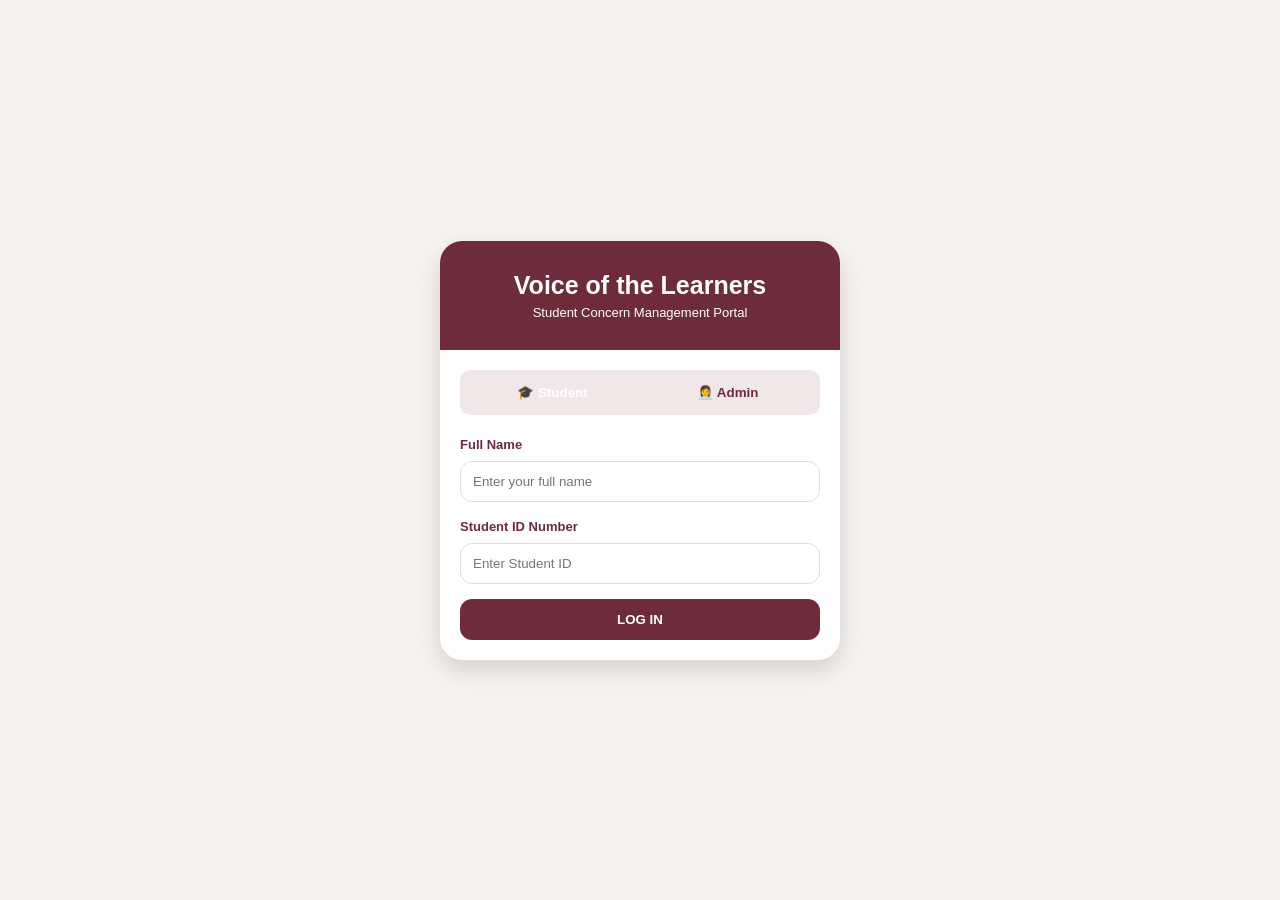
<file: index.html>
<!DOCTYPE html>
<html lang="en">
<head>
<meta charset="UTF-8">
<meta name="viewport" content="width=device-width, initial-scale=1.0">
<title>Voice of the Learners</title>

<style>
*{margin:0;padding:0;box-sizing:border-box;font-family:Segoe UI,sans-serif;}
body{
background:#F7F3F1;
display:flex;
justify-content:center;
align-items:center;
height:100vh;
padding:20px;
}
.card{
width:100%;
max-width:400px;
background:white;
border-radius:22px;
overflow:hidden;
box-shadow:0 10px 25px rgba(0,0,0,.15);
}
.header{
background:#6E2C3A;
color:white;
padding:30px 20px;
text-align:center;
}
.header h1{font-size:25px;}
.header p{font-size:13px;margin-top:5px;}
.switch{
display:flex;
margin:20px;
background:#F1E6E8;
border-radius:10px;
padding:5px;
}
.switch button{
flex:1;
border:none;
background:none;
padding:10px;
border-radius:8px;
font-weight:bold;
color:#6E2C3A;
}
.active{background:#6E2C3A;color:white!important;}
.form{padding:0 20px 20px;}
label{font-size:13px;color:#6E2C3A;font-weight:bold;}
input{
width:100%;
padding:12px;
margin:8px 0 15px;
border:1px solid #ddd;
border-radius:12px;
}
.login{
width:100%;
padding:13px;
background:#6E2C3A;
color:white;
border:none;
border-radius:12px;
font-weight:bold;
}
#adminForm{display:none;}
</style>
</head>

<body>

<div class="card">

<div class="header">
<h1>Voice of the Learners</h1>
<p>Student Concern Management Portal</p>
</div>

<div class="switch">
<button id="studentBtn" class="active" onclick="student()">🎓 Student</button>
<button id="adminBtn" onclick="admin()">👩‍💼 Admin</button>
</div>

<div class="form">

<div id="studentForm">
<label>Full Name</label>
<input id="name" placeholder="Enter your full name">

<label>Student ID Number</label>
<input id="id" placeholder="Enter Student ID">
</div>

<div id="adminForm">
<label>Username</label>
<input id="user" placeholder="Username">

<label>Password</label>
<input id="pass" type="password" placeholder="Password">
</div>

<button class="login" onclick="login()">LOG IN</button>

</div>

</div>

<script>
const students = [
  { name: "Juan Dela Cruz", id: "2026-0001" },
  { name: "Maria Santos", id: "2026-0002" }
];

const studentForm = document.getElementById("studentForm");
const adminForm = document.getElementById("adminForm");
const studentBtn = document.getElementById("studentBtn");
const adminBtn = document.getElementById("adminBtn");

function student() {
  studentForm.style.display = "block";
  adminForm.style.display = "none";
  studentBtn.classList.add("active");
  adminBtn.classList.remove("active");
}

function admin() {
  studentForm.style.display = "none";
  adminForm.style.display = "block";
  adminBtn.classList.add("active");
  studentBtn.classList.remove("active");
}

function login() {
  if (studentForm.style.display !== "none") {
    const nameInput = document.getElementById("name").value.trim();
    const idInput = document.getElementById("id").value.trim();

    const account = students.find(s =>
      s.name.toLowerCase() === nameInput.toLowerCase() &&
      s.id === idInput
    );

    if (account) {
      localStorage.setItem("studentName", account.name);
      localStorage.setItem("studentID", account.id);
      window.location.href = "student.html";
    } else {
      alert("Invalid student name or student ID.");
    }

  } else {
    const user = document.getElementById("user").value.trim();
    const pass = document.getElementById("pass").value.trim();

    if (user === "principal" && pass === "admin123") {
      window.location.href = "admin.html";
    } else {
      alert("Wrong admin username or password.");
    }
  }
}

student();
</script>

</body>
</html>
</file>
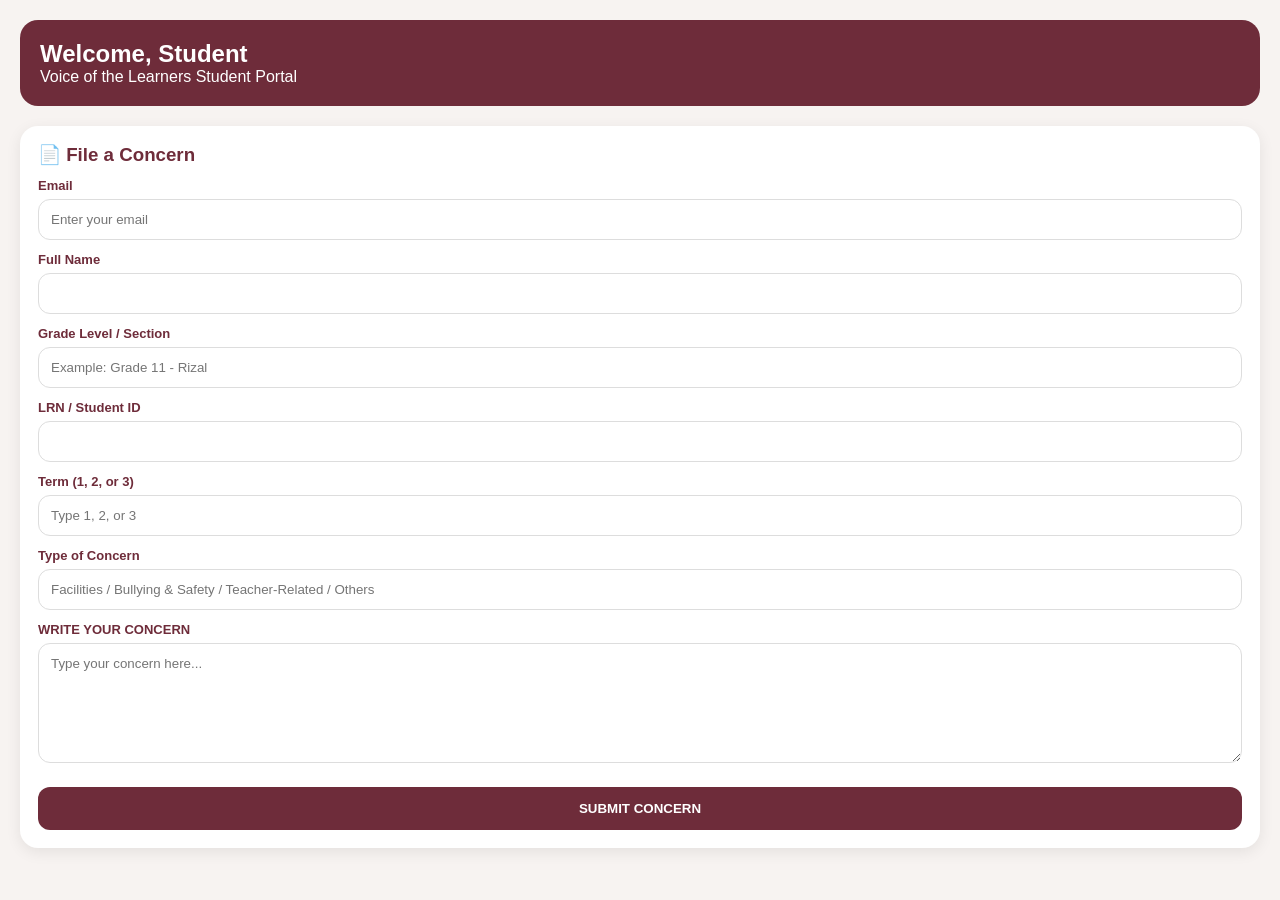
<file: student.html>
<!DOCTYPE html>
<html lang="en">
<head>
<meta charset="UTF-8">
<meta name="viewport" content="width=device-width, initial-scale=1.0">
<title>Student Dashboard</title>

<style>
*{margin:0;padding:0;box-sizing:border-box;font-family:Segoe UI,sans-serif;}
body{background:#F7F3F1;padding:20px;}
.top{
background:#6E2C3A;
color:white;
padding:20px;
border-radius:18px;
margin-bottom:20px;
}
.card{
background:white;
padding:18px;
border-radius:18px;
box-shadow:0 4px 15px rgba(0,0,0,.08);
}
label{
display:block;
margin-top:12px;
font-weight:bold;
color:#6E2C3A;
font-size:13px;
}
input,textarea{
width:100%;
padding:12px;
margin-top:6px;
border:1px solid #ddd;
border-radius:12px;
}
textarea{height:120px;}
button{
margin-top:20px;
width:100%;
padding:14px;
background:#6E2C3A;
color:white;
border:none;
border-radius:12px;
font-weight:bold;
}
</style>
</head>

<body>

<div class="top">
<h2>Welcome, <span id="student"></span></h2>
<p>Voice of the Learners Student Portal</p>
</div>

<div class="card">

<h3 style="color:#6E2C3A;">📄 File a Concern</h3>

<label>Email</label>
<input type="email" placeholder="Enter your email">

<label>Full Name</label>
<input id="fullname">

<label>Grade Level / Section</label>
<input placeholder="Example: Grade 11 - Rizal">

<label>LRN / Student ID</label>
<input id="lrn">

<label>Term (1, 2, or 3)</label>
<input placeholder="Type 1, 2, or 3">

<label>Type of Concern</label>
<input placeholder="Facilities / Bullying & Safety / Teacher-Related / Others">

<label>WRITE YOUR CONCERN</label>
<textarea placeholder="Type your concern here..."></textarea>

<button onclick="submitConcern()">SUBMIT CONCERN</button>

</div>

<script>
document.getElementById("student").innerHTML =
localStorage.getItem("studentName") || "Student";

document.getElementById("fullname").value =
localStorage.getItem("studentName") || "";

document.getElementById("lrn").value =
localStorage.getItem("studentID") || "";

function submitConcern(){
alert("Concern submitted successfully! (Demo Version)");
}
</script>

</body>
</html>
</file>
